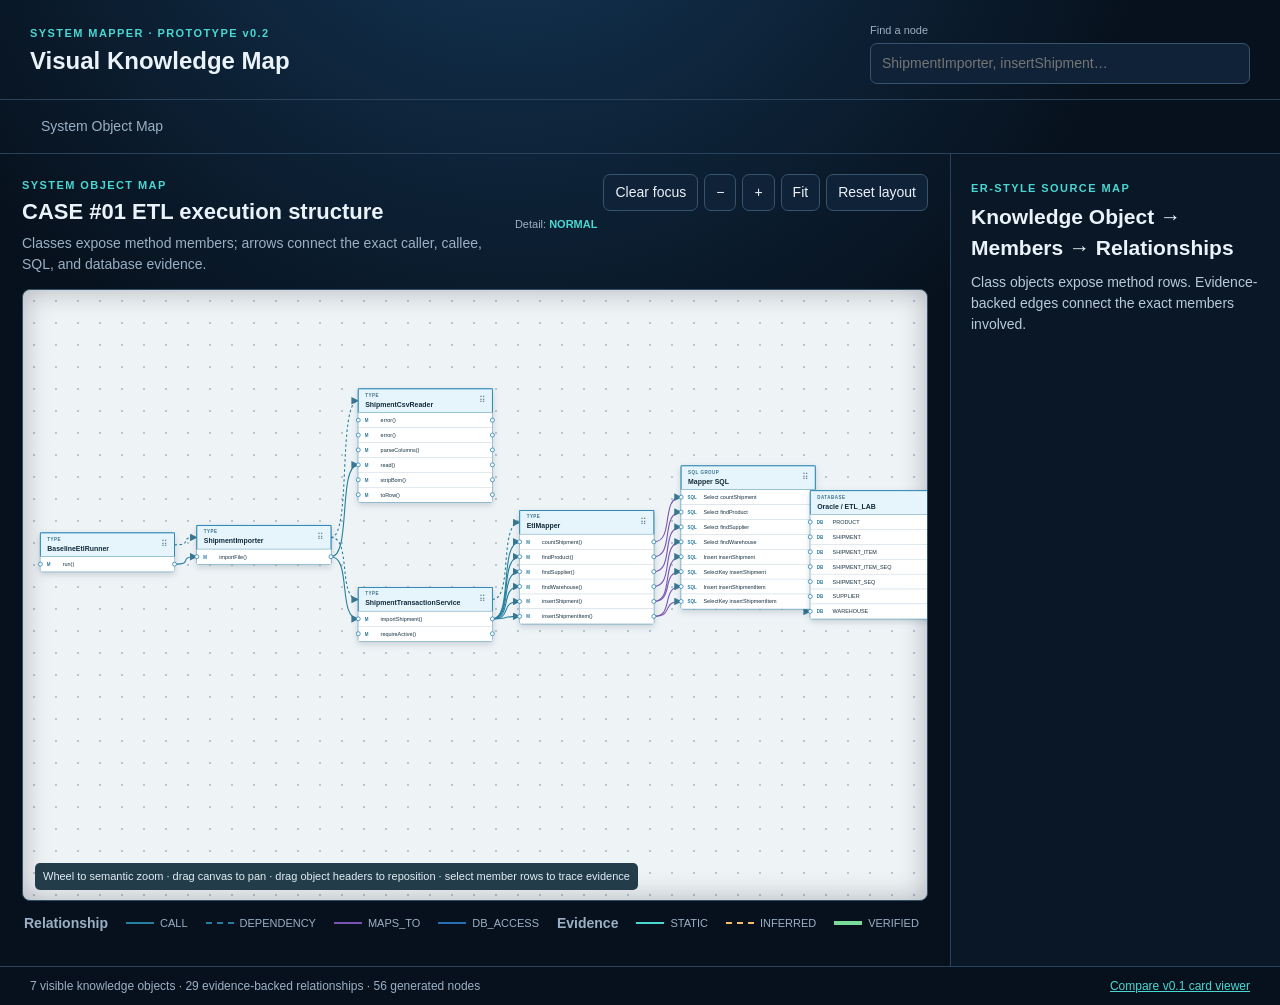
<file: tools/source-mapper/viewer-v0.2/index.html>
<!doctype html>
<html lang="en">
<head>
  <meta charset="utf-8">
  <meta name="viewport" content="width=device-width,initial-scale=1">
  <title>CASE #01 · Visual Knowledge Map v0.2</title>
  <link rel="stylesheet" href="styles.css">
</head>
<body>
  <header>
    <div><span class="eyebrow">SYSTEM MAPPER · PROTOTYPE v0.2</span><h1>Visual Knowledge Map</h1></div>
    <div class="search"><label for="search">Find a node</label><input id="search" autocomplete="off" placeholder="ShipmentImporter, insertShipment…"><div id="search-results"></div></div>
  </header>
  <nav id="breadcrumb" aria-label="Knowledge level"></nav>
  <main>
    <section class="workspace">
      <div class="view-heading"><div><span id="view-kicker" class="eyebrow"></span><h2 id="view-title">Loading map…</h2><p id="view-summary"></p></div>
        <div class="controls"><span class="semantic">Detail: <b id="semantic-level">NORMAL</b></span><button id="parent">Clear focus</button><button id="zoom-out">−</button><button id="zoom-in">+</button><button id="fit">Fit</button><button id="reset-layout">Reset layout</button></div>
      </div>
      <div id="canvas" tabindex="0" aria-label="Interactive node-link knowledge map">
        <svg id="graph" role="img" aria-labelledby="graph-title"><title id="graph-title">CASE #01 knowledge graph</title><defs><marker id="arrow" viewBox="0 0 10 10" refX="9" refY="5" markerWidth="7" markerHeight="7" orient="auto-start-reverse"><path d="M 0 0 L 10 5 L 0 10 z"></path></marker></defs><g id="viewport"><g id="edges"></g><g id="nodes"></g></g></svg>
        <div class="map-help">Wheel to semantic zoom · drag canvas to pan · drag object headers to reposition · select member rows to trace evidence</div>
      </div>
      <div class="legend"><strong>Relationship</strong><span><i class="line call"></i>CALL</span><span><i class="line dependency"></i>DEPENDENCY</span><span><i class="line maps"></i>MAPS_TO</span><span><i class="line db"></i>DB_ACCESS</span><strong>Evidence</strong><span><i class="line static"></i>STATIC</span><span><i class="line inferred"></i>INFERRED</span><span><i class="line verified"></i>VERIFIED</span></div>
    </section>
    <aside id="detail"><p>Select a node to inspect its evidence.</p></aside>
  </main>
  <footer><span id="map-stats"></span><a href="../viewer/">Compare v0.1 card viewer</a></footer>
  <script src="app.js"></script>
</body>
</html>
</file>
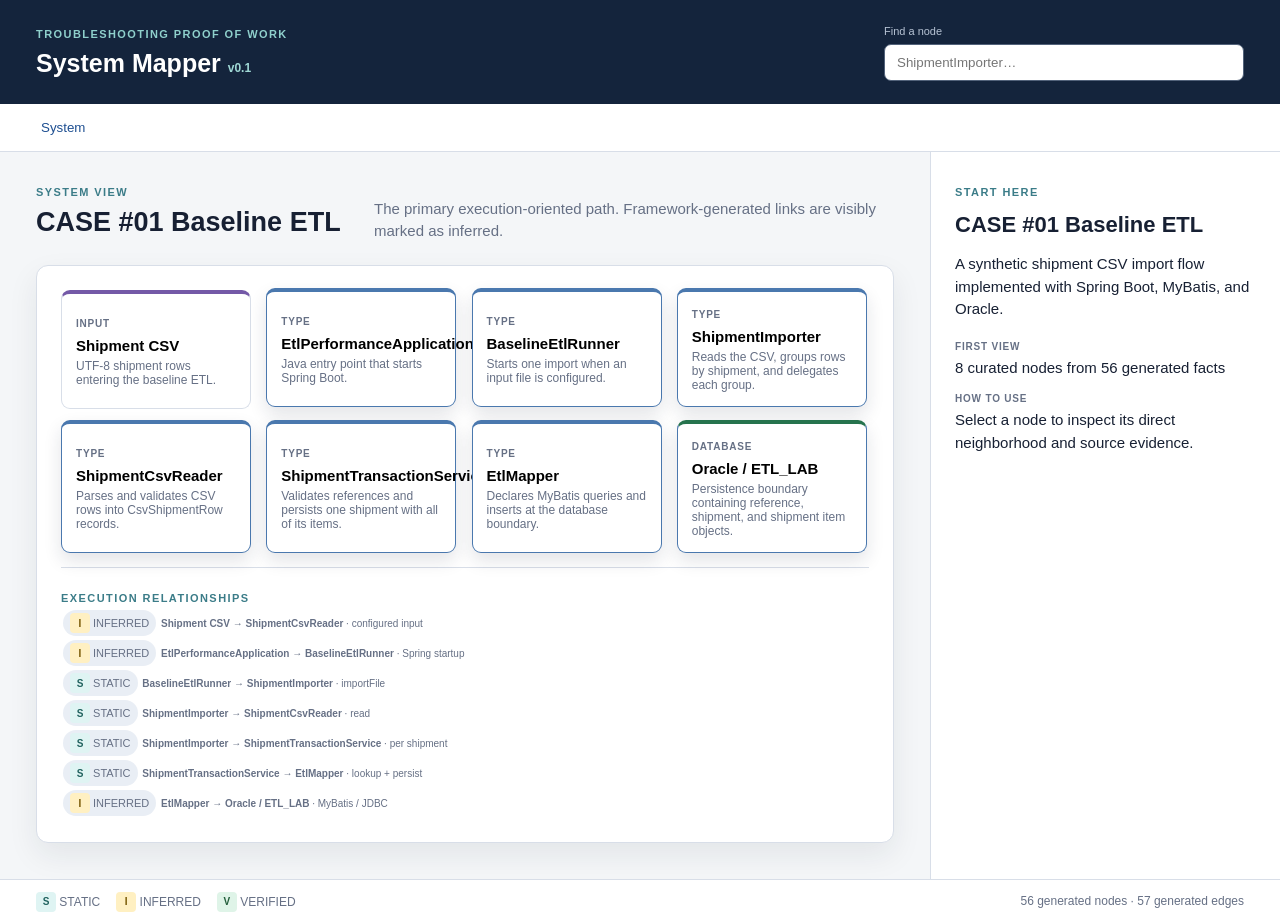
<file: tools/source-mapper/viewer/index.html>
<!doctype html>
<html lang="en">
<head>
  <meta charset="utf-8">
  <meta name="viewport" content="width=device-width, initial-scale=1">
  <title>CASE #01 · System Map</title>
  <link rel="stylesheet" href="styles.css">
</head>
<body>
  <header class="topbar">
    <div><span class="eyebrow">TROUBLESHOOTING PROOF OF WORK</span><h1>System Mapper <small>v0.1</small></h1></div>
    <label class="search"><span>Find a node</span><input id="search" type="search" placeholder="ShipmentImporter…" autocomplete="off"><div id="search-results"></div></label>
  </header>
  <nav id="breadcrumb" aria-label="Breadcrumb"></nav>
  <main>
    <section class="workspace">
      <div class="section-head"><div><span id="view-kicker" class="eyebrow">SYSTEM VIEW</span><h2 id="view-title">Loading map…</h2></div><p id="view-summary"></p></div>
      <div id="map" class="map" aria-live="polite"></div>
    </section>
    <aside id="detail" class="detail"><p class="muted">Select a node to inspect its source facts.</p></aside>
  </main>
  <footer><div class="legend"><span><i class="badge static">S</i> STATIC</span><span><i class="badge inferred">I</i> INFERRED</span><span><i class="badge verified">V</i> VERIFIED</span></div><span id="map-stats"></span></footer>
  <script src="app.js" defer></script>
</body>
</html>
</file>
<file: tools/source-mapper/viewer-v0.2/styles.css>
:root{--bg:#07111d;--panel:#0d1b2a;--text:#eaf2fa;--muted:#9bb0c4;--line:#29435d;--cyan:#49d7d2;--amber:#f5bd62;--green:#78db9a}*{box-sizing:border-box}body{margin:0;background:radial-gradient(circle at 40% -20%,#15395a 0,var(--bg) 46%);color:var(--text);font:14px/1.5 Inter,Segoe UI,sans-serif;min-height:100vh}header{display:flex;justify-content:space-between;gap:28px;padding:22px 30px 15px;border-bottom:1px solid var(--line)}h1,h2,h3,p{margin:0}h1{font-size:24px}h2{font-size:22px}.eyebrow{color:var(--cyan);font-size:11px;font-weight:800;letter-spacing:.13em}.search{position:relative;width:min(380px,42vw)}label{display:block;color:var(--muted);font-size:11px;margin-bottom:4px}input,button{font:inherit;color:inherit;background:#102238;border:1px solid #36546e;border-radius:7px}input{width:100%;padding:9px 11px}button{padding:7px 11px;cursor:pointer}button:hover,button:focus{border-color:var(--cyan);outline:none}#search-results{position:absolute;z-index:20;width:100%;background:#102238;box-shadow:0 12px 28px #000a}.result{display:block;width:100%;text-align:left;border:0;border-radius:0;border-bottom:1px solid var(--line)}nav{padding:9px 30px;border-bottom:1px solid var(--line);min-height:43px}nav button{border:0;background:transparent;color:var(--muted)}.crumb-sep{color:#587089}main{display:grid;grid-template-columns:minmax(0,1fr) 330px;min-height:calc(100vh - 168px)}.workspace{min-width:0;padding:20px 22px}.view-heading{display:flex;justify-content:space-between;gap:20px;margin-bottom:14px}.view-heading p{color:var(--muted);margin-top:5px}.controls{display:flex;align-items:flex-start;gap:6px;white-space:nowrap}.semantic{align-self:center;color:var(--muted);font-size:11px}.semantic b{color:var(--cyan)}#canvas{height:clamp(540px,68vh,780px);position:relative;overflow:hidden;border:1px solid #31506b;border-radius:8px;background-color:#eef3f6;background-image:radial-gradient(#b7c5ce 1px,transparent 1px);background-size:22px 22px;box-shadow:inset 0 0 28px #0014}#graph{display:block;width:100%;height:100%;touch-action:none}#graph marker path{fill:#397793}.edge-path{fill:none;stroke-width:2.2;marker-end:url(#arrow)}.edge-path.STATIC{stroke:#247f9e}.edge-path.INFERRED{stroke:#a86d0b;stroke-dasharray:8 5}.edge-path.VERIFIED{stroke:#168041;stroke-width:4}.edge-path.DEPENDENCY{stroke-dasharray:5 5}.edge-path.MAPS_TO{stroke:#7952b3}.edge-path.DB_ACCESS{stroke:#286eb5}.edge-label{fill:#183448;font-size:10px;font-weight:700;paint-order:stroke;stroke:#eef3f6;stroke-width:5px;stroke-linejoin:round;opacity:0}.edge-label.show{opacity:1}.relation.dim,.knowledge-object.dim{opacity:.12}.knowledge-object{transition:opacity .18s}.object-shell{fill:#fff;stroke:#2784b2;stroke-width:1.8;rx:3;filter:drop-shadow(0 5px 6px #18344830)}.object-header{cursor:grab}.object-header:active{cursor:grabbing}.object-header rect{fill:#e6f4fb;stroke:#2784b2;stroke-width:1.8}.knowledge-object.selected .object-header rect{fill:#c8f2ee;stroke:#007f7a;stroke-width:3}.object-kind{fill:#39738c;font-size:9px;font-weight:800;letter-spacing:1px}.object-title{fill:#102b3a;font-size:14px;font-weight:750}.drag-hint{fill:#6c8795;font-size:18px}.member-row{cursor:pointer}.member-row rect{fill:#fff;stroke:#b8ccd8;stroke-width:.7}.member-row:hover rect,.member-row.selected rect{fill:#d9f5f3;stroke:#008f88;stroke-width:1.7}.member-type{fill:#287a9f;font-size:9px;font-weight:800}.member-text{fill:#173142;font-size:11px}.member-dot{fill:#fff;stroke:#2784b2;stroke-width:1.6}.map-help{position:absolute;left:12px;bottom:10px;background:#102b3ae8;color:#e1edf4;padding:5px 8px;border-radius:5px;font-size:11px}#graph[data-semantic="overview"] .member-text,#graph[data-semantic="overview"] .member-type,#graph[data-semantic="overview"] .member-dot,#graph[data-semantic="overview"] .edge-label{opacity:0}#graph[data-semantic="detail"] .member-text{font-size:12px}.legend{display:flex;gap:18px;align-items:center;color:var(--muted);padding:12px 2px}.legend span{display:flex;align-items:center;gap:6px;font-size:11px}.line{display:inline-block;width:28px;border-top:2px solid}.line.call{border-color:#247f9e}.line.dependency{border-color:#247f9e;border-top-style:dashed}.line.maps{border-color:#7952b3}.line.db{border-color:#286eb5}.line.static{border-color:var(--cyan)}.line.inferred{border-color:var(--amber);border-top-style:dashed}.line.verified{border-color:var(--green);border-top-width:4px}aside{padding:23px 20px;border-left:1px solid var(--line);background:#091726}aside h3{font-size:21px;margin:3px 0 8px}aside p{color:#b9cad9}.detail-help{margin-top:22px;padding:10px;border-left:2px solid var(--cyan)}dl{margin-top:18px}dt{color:var(--muted);font-size:10px;font-weight:800;letter-spacing:.1em;margin-top:14px}dd{margin:3px 0;overflow-wrap:anywhere}.pill{display:inline-block;padding:3px 7px;margin:3px 3px 0 0;border:1px solid #3b5871;border-radius:999px;font-size:11px}.pill.STATIC{border-color:var(--cyan)}.pill.INFERRED{border-color:var(--amber)}.pill.VERIFIED{border-color:var(--green)}code{font-size:11px;color:#c8d8e6}.sql{white-space:pre-wrap;font:11px/1.45 Consolas,monospace;background:#07111d;padding:9px;border-radius:6px}footer{display:flex;justify-content:space-between;padding:10px 30px;border-top:1px solid var(--line);color:var(--muted);font-size:12px}a{color:var(--cyan)}@media(max-width:900px){header{align-items:flex-start}.search{width:45vw}main{grid-template-columns:1fr}aside{border-left:0;border-top:1px solid var(--line)}#canvas{height:590px}.view-heading{display:block}.controls{margin-top:12px;flex-wrap:wrap}}@media(max-width:600px){header{display:block}.search{width:100%;margin-top:12px}.workspace{padding:14px 10px}.controls button{padding:6px 9px}nav,header,footer{padding-left:14px;padding-right:14px}}
</file>
<file: tools/source-mapper/viewer/styles.css>
:root{--ink:#172033;--muted:#667085;--paper:#f4f6f8;--panel:#fff;--line:#d8dee8;--blue:#1e4f91;--cyan:#dff4f3;--amber:#fff0c2;--green:#dff4e8;--shadow:0 12px 30px rgba(24,35,55,.08)}*{box-sizing:border-box}body{margin:0;background:var(--paper);color:var(--ink);font:15px/1.5 Inter,Segoe UI,sans-serif}.topbar{display:flex;justify-content:space-between;gap:32px;align-items:center;padding:22px 36px;background:#14243c;color:#fff}h1,h2,h3,p{margin:0}h1{font-size:25px}h1 small{font-size:12px;color:#9fd8d5}.eyebrow{font-size:11px;font-weight:800;letter-spacing:.13em;color:#3b7c88}.topbar .eyebrow{color:#8fd0cc}.search{position:relative;width:min(360px,45vw);font-size:11px;color:#b7c3d4}.search input{display:block;width:100%;margin-top:5px;padding:10px 12px;border:1px solid #52627a;border-radius:7px;background:#fff;color:var(--ink)}#search-results{position:absolute;z-index:5;top:61px;width:100%;background:#fff;color:var(--ink);border-radius:7px;box-shadow:var(--shadow);max-height:280px;overflow:auto}.result{display:block;width:100%;padding:9px 12px;text-align:left;border:0;border-bottom:1px solid #eef1f5;background:#fff;cursor:pointer}.result:hover{background:#edf6f6}#breadcrumb{padding:12px 36px;background:#fff;border-bottom:1px solid var(--line)}#breadcrumb button{border:0;background:none;color:var(--blue);cursor:pointer;padding:2px 5px}.crumb-sep{color:#98a2b3}main{display:grid;grid-template-columns:minmax(0,1fr) 350px;min-height:calc(100vh - 173px)}.workspace{padding:28px 36px}.section-head{display:flex;justify-content:space-between;align-items:end;gap:20px;margin-bottom:22px}.section-head h2{font-size:27px}.section-head p{max-width:520px;color:var(--muted)}.map{display:flex;flex-wrap:wrap;align-items:center;gap:12px;min-height:420px;padding:24px;border:1px solid var(--line);border-radius:12px;background:#fff;box-shadow:var(--shadow)}.node{position:relative;width:190px;min-height:108px;padding:14px;border:1px solid var(--line);border-top:4px solid #7794b8;border-radius:9px;background:#fff;text-align:left;cursor:pointer;transition:.15s}.node:hover,.node.selected{transform:translateY(-2px);border-color:#4a78ae;box-shadow:0 8px 18px rgba(24,35,55,.12)}.node .kind{font-size:10px;font-weight:800;color:var(--muted);letter-spacing:.08em}.node strong{display:block;margin:7px 0 5px;font-size:15px}.node p{font-size:12px;color:var(--muted)}.node.SQL{border-top-color:#b8860b}.node.DB_OBJECT,.node.DATABASE{border-top-color:#26734d}.node.INPUT{border-top-color:#7459a7}.edge{display:flex;flex-direction:column;align-items:center;width:80px;color:var(--muted);font-size:10px;text-align:center}.edge b{font-size:21px;color:#789}.neighborhood{width:100%;display:grid;grid-template-columns:repeat(auto-fit,minmax(170px,1fr));gap:13px}.detail{padding:28px 24px;border-left:1px solid var(--line);background:#fff}.detail h3{font-size:22px;margin:6px 0 12px}.detail dl{margin:18px 0}.detail dt{margin-top:12px;font-size:10px;font-weight:800;color:var(--muted);letter-spacing:.08em}.detail dd{margin:3px 0;overflow-wrap:anywhere}.detail code,.sql{display:block;padding:10px;border-radius:6px;background:#f0f3f7;font:12px/1.45 Consolas,monospace;white-space:pre-wrap;overflow-wrap:anywhere}.pill{display:inline-block;margin:2px;padding:3px 7px;border-radius:999px;background:#e9eef5;font-size:11px}.badge{display:inline-grid;place-items:center;width:20px;height:20px;border-radius:4px;font-style:normal;font-size:10px;font-weight:900}.static{background:var(--cyan);color:#1f625e}.inferred{background:var(--amber);color:#765600}.verified{background:var(--green);color:#245f3c}.muted{color:var(--muted)}footer{display:flex;justify-content:space-between;padding:12px 36px;border-top:1px solid var(--line);background:#fff;color:var(--muted);font-size:12px}.legend{display:flex;gap:16px;align-items:center}@media(max-width:900px){main{grid-template-columns:1fr}.detail{border-left:0;border-top:1px solid var(--line)}.topbar{align-items:flex-start;flex-direction:column}.search{width:100%}.section-head{align-items:flex-start;flex-direction:column}.edge{width:34px}.workspace{padding:22px 18px}#breadcrumb,.topbar,footer{padding-left:18px;padding-right:18px}}
</file>
